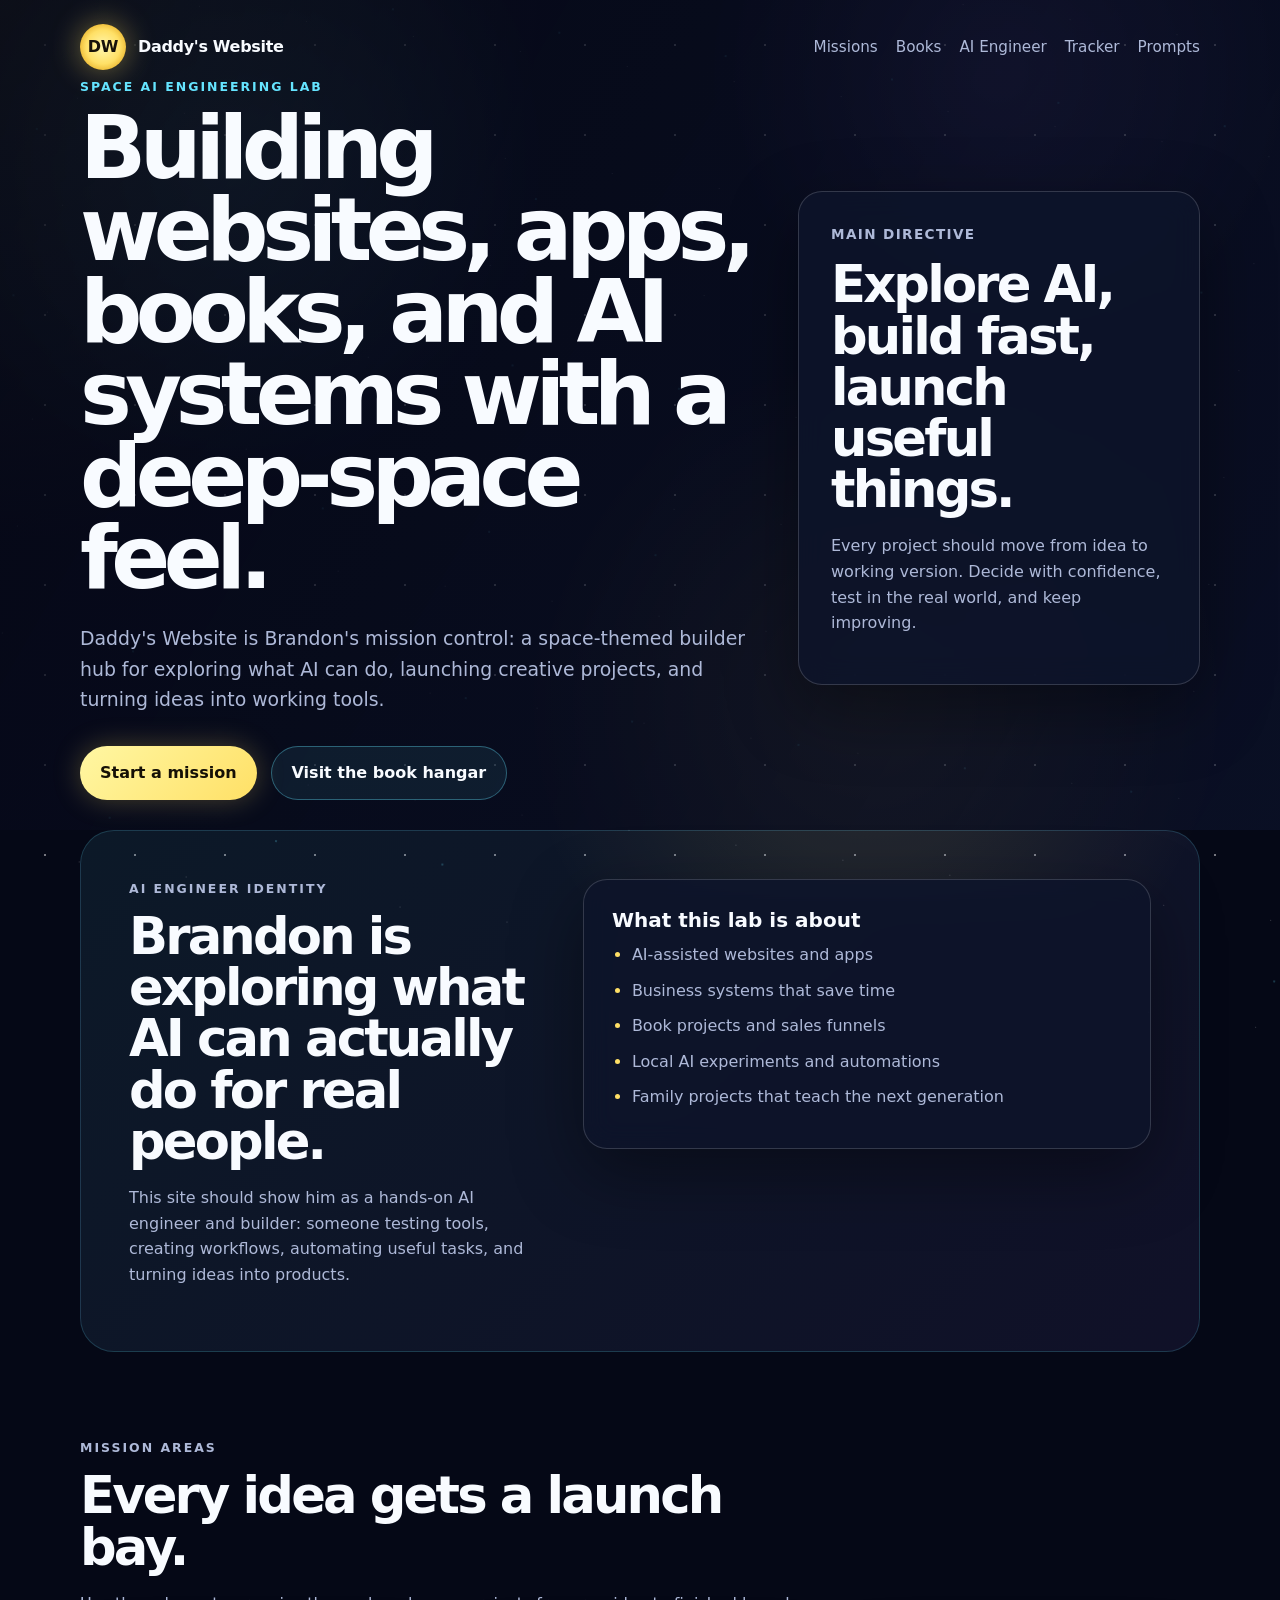
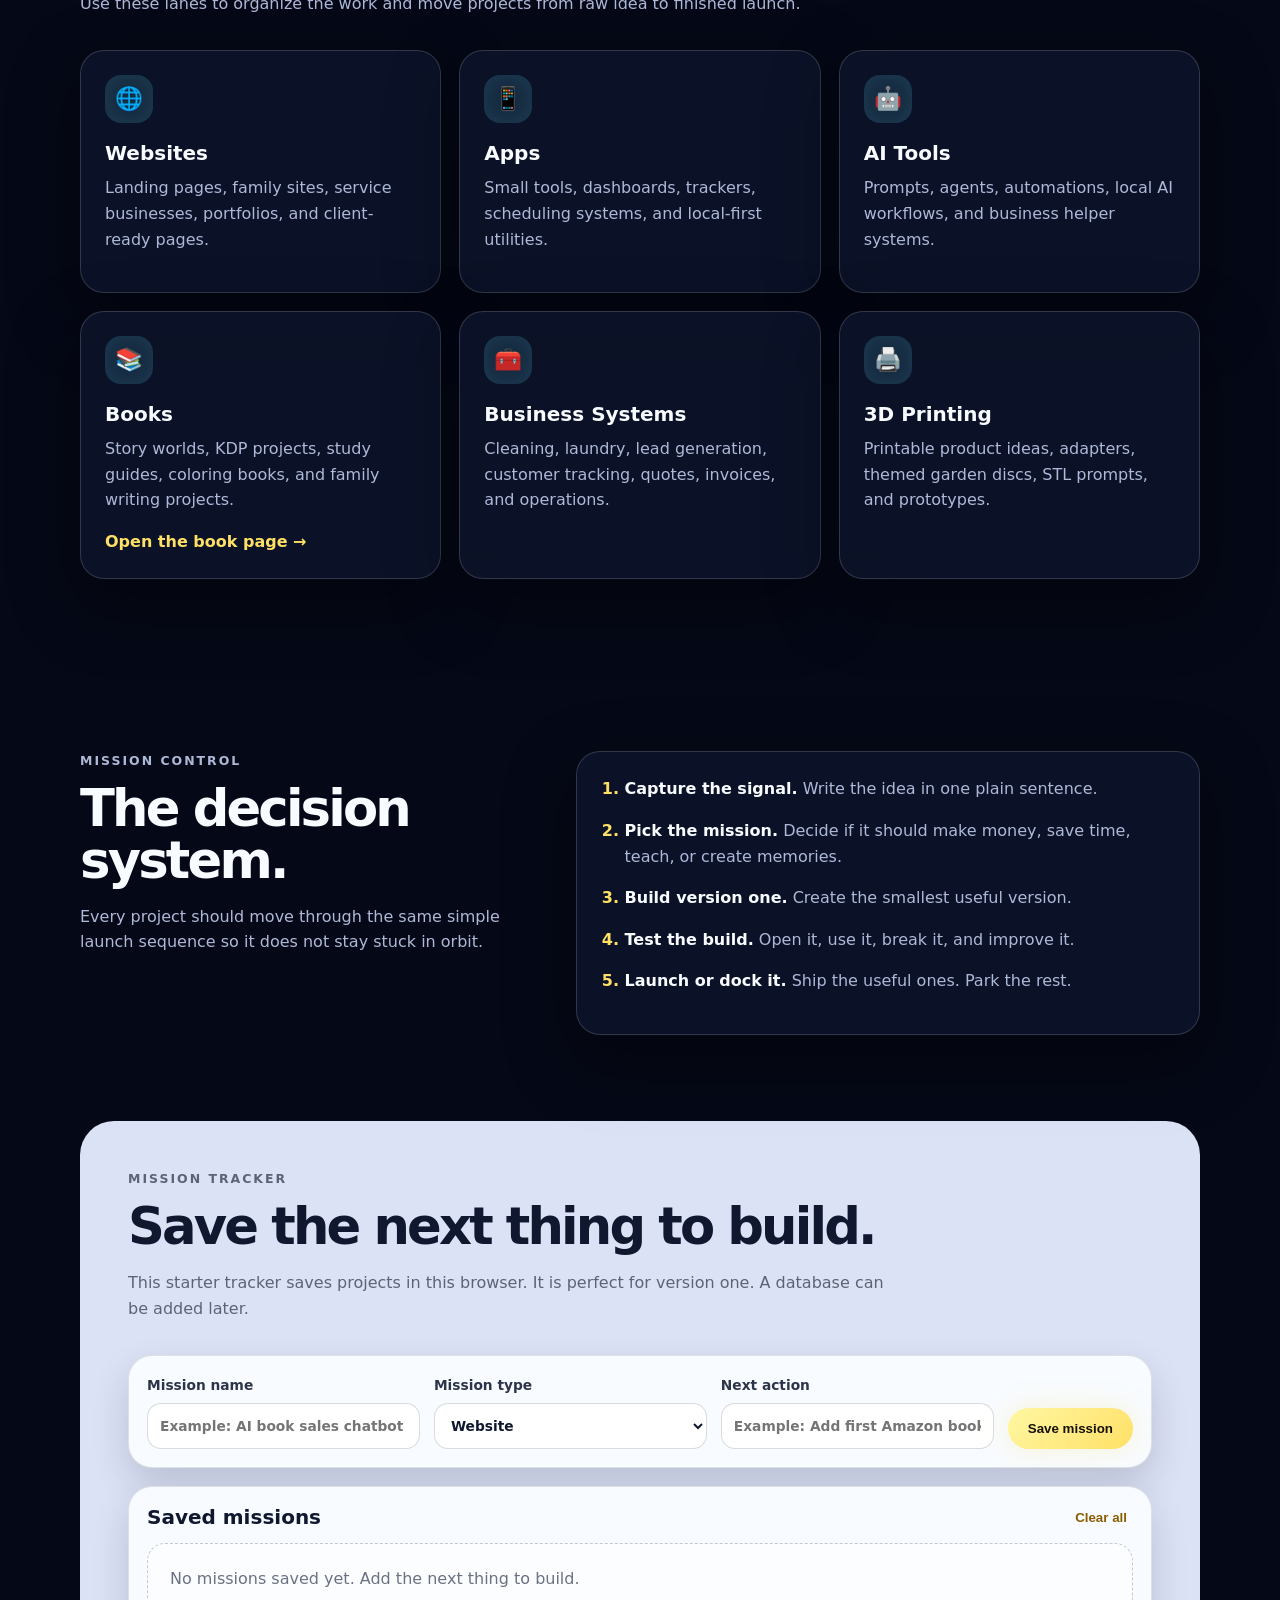
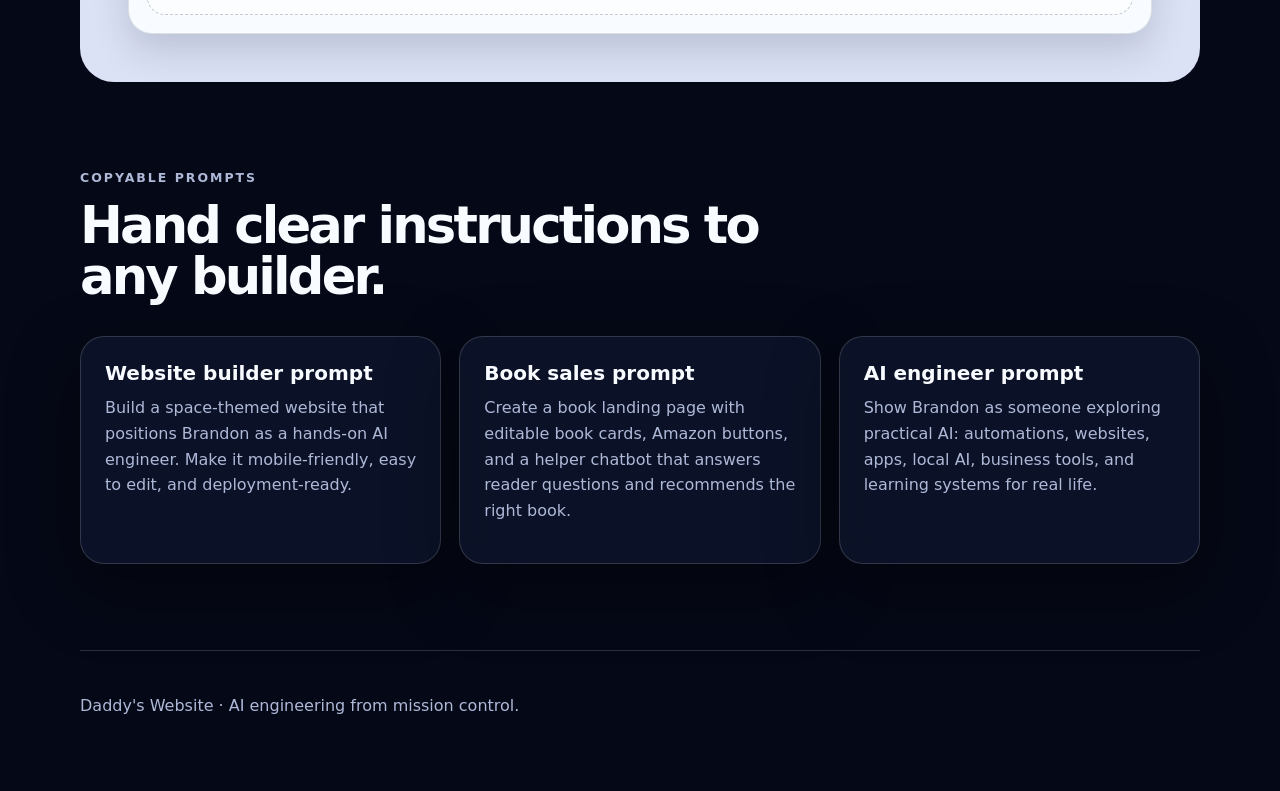
<file: index.html>
<!DOCTYPE html>
<html lang="en">
<head>
  <meta charset="UTF-8" />
  <meta name="viewport" content="width=device-width, initial-scale=1.0" />
  <title>Daddy's Website | Space AI Engineering Lab</title>
  <meta name="description" content="Daddy's Website is Brandon's space-themed AI engineering lab for websites, apps, books, AI tools, 3D prints, and business systems." />
  <link rel="stylesheet" href="styles.css" />
</head>
<body>
  <div class="stars" aria-hidden="true"></div>
  <header class="hero">
    <nav class="nav" aria-label="Main navigation">
      <a class="brand" href="index.html" aria-label="Daddy's Website home">
        <span class="brand-mark">DW</span>
        <span>Daddy's Website</span>
      </a>
      <div class="nav-links">
        <a href="index.html#projects">Missions</a>
        <a href="books.html">Books</a>
        <a href="index.html#ai-engineer">AI Engineer</a>
        <a href="index.html#tracker">Tracker</a>
        <a href="index.html#prompts">Prompts</a>
      </div>
    </nav>

    <section id="top" class="hero-grid">
      <div class="hero-copy">
        <p class="eyebrow">Space AI Engineering Lab</p>
        <h1>Building websites, apps, books, and AI systems with a deep-space feel.</h1>
        <p class="hero-text">Daddy's Website is Brandon's mission control: a space-themed builder hub for exploring what AI can do, launching creative projects, and turning ideas into working tools.</p>
        <div class="hero-actions">
          <a class="button primary" href="#tracker">Start a mission</a>
          <a class="button secondary" href="books.html">Visit the book hangar</a>
        </div>
      </div>
      <aside class="hero-panel" aria-label="Current build priority">
        <p class="panel-label">Main Directive</p>
        <h2>Explore AI, build fast, launch useful things.</h2>
        <p>Every project should move from idea to working version. Decide with confidence, test in the real world, and keep improving.</p>
      </aside>
    </section>
  </header>

  <main>
    <section class="section split feature-band" id="ai-engineer">
      <div>
        <p class="eyebrow">AI Engineer Identity</p>
        <h2>Brandon is exploring what AI can actually do for real people.</h2>
        <p>This site should show him as a hands-on AI engineer and builder: someone testing tools, creating workflows, automating useful tasks, and turning ideas into products.</p>
      </div>
      <div class="signal-card">
        <h3>What this lab is about</h3>
        <ul class="check-list">
          <li>AI-assisted websites and apps</li>
          <li>Business systems that save time</li>
          <li>Book projects and sales funnels</li>
          <li>Local AI experiments and automations</li>
          <li>Family projects that teach the next generation</li>
        </ul>
      </div>
    </section>

    <section class="section" id="projects">
      <div class="section-heading">
        <p class="eyebrow">Mission Areas</p>
        <h2>Every idea gets a launch bay.</h2>
        <p>Use these lanes to organize the work and move projects from raw idea to finished launch.</p>
      </div>

      <div class="card-grid">
        <article class="card"><span class="card-icon">🌐</span><h3>Websites</h3><p>Landing pages, family sites, service businesses, portfolios, and client-ready pages.</p></article>
        <article class="card"><span class="card-icon">📱</span><h3>Apps</h3><p>Small tools, dashboards, trackers, scheduling systems, and local-first utilities.</p></article>
        <article class="card"><span class="card-icon">🤖</span><h3>AI Tools</h3><p>Prompts, agents, automations, local AI workflows, and business helper systems.</p></article>
        <article class="card card-link"><span class="card-icon">📚</span><h3>Books</h3><p>Story worlds, KDP projects, study guides, coloring books, and family writing projects.</p><a href="books.html">Open the book page →</a></article>
        <article class="card"><span class="card-icon">🧰</span><h3>Business Systems</h3><p>Cleaning, laundry, lead generation, customer tracking, quotes, invoices, and operations.</p></article>
        <article class="card"><span class="card-icon">🖨️</span><h3>3D Printing</h3><p>Printable product ideas, adapters, themed garden discs, STL prompts, and prototypes.</p></article>
      </div>
    </section>

    <section class="section split" id="build-desk">
      <div><p class="eyebrow">Mission Control</p><h2>The decision system.</h2><p>Every project should move through the same simple launch sequence so it does not stay stuck in orbit.</p></div>
      <ol class="steps">
        <li><strong>Capture the signal.</strong> Write the idea in one plain sentence.</li>
        <li><strong>Pick the mission.</strong> Decide if it should make money, save time, teach, or create memories.</li>
        <li><strong>Build version one.</strong> Create the smallest useful version.</li>
        <li><strong>Test the build.</strong> Open it, use it, break it, and improve it.</li>
        <li><strong>Launch or dock it.</strong> Ship the useful ones. Park the rest.</li>
      </ol>
    </section>

    <section class="section tracker-section" id="tracker">
      <div class="section-heading"><p class="eyebrow">Mission Tracker</p><h2>Save the next thing to build.</h2><p>This starter tracker saves projects in this browser. It is perfect for version one. A database can be added later.</p></div>
      <form class="project-form" id="projectForm">
        <label>Mission name<input id="projectName" name="projectName" type="text" placeholder="Example: AI book sales chatbot" required /></label>
        <label>Mission type<select id="projectType" name="projectType"><option>Website</option><option>App</option><option>AI Tool</option><option>Book</option><option>Business System</option><option>3D Print</option><option>Family Project</option></select></label>
        <label>Next action<input id="projectAction" name="projectAction" type="text" placeholder="Example: Add first Amazon book link" required /></label>
        <button class="button primary" type="submit">Save mission</button>
      </form>
      <div class="saved-projects" aria-live="polite"><div class="saved-header"><h3>Saved missions</h3><button class="text-button" id="clearProjects" type="button">Clear all</button></div><div id="projectList" class="project-list"></div></div>
    </section>

    <section class="section" id="prompts">
      <div class="section-heading"><p class="eyebrow">Copyable Prompts</p><h2>Hand clear instructions to any builder.</h2></div>
      <div class="prompt-grid">
        <article class="prompt-card"><h3>Website builder prompt</h3><p>Build a space-themed website that positions Brandon as a hands-on AI engineer. Make it mobile-friendly, easy to edit, and deployment-ready.</p></article>
        <article class="prompt-card"><h3>Book sales prompt</h3><p>Create a book landing page with editable book cards, Amazon buttons, and a helper chatbot that answers reader questions and recommends the right book.</p></article>
        <article class="prompt-card"><h3>AI engineer prompt</h3><p>Show Brandon as someone exploring practical AI: automations, websites, apps, local AI, business tools, and learning systems for real life.</p></article>
      </div>
    </section>
  </main>

  <footer class="footer"><p>Daddy's Website · AI engineering from mission control.</p></footer>
  <script src="script.js"></script>
</body>
</html>
</file>
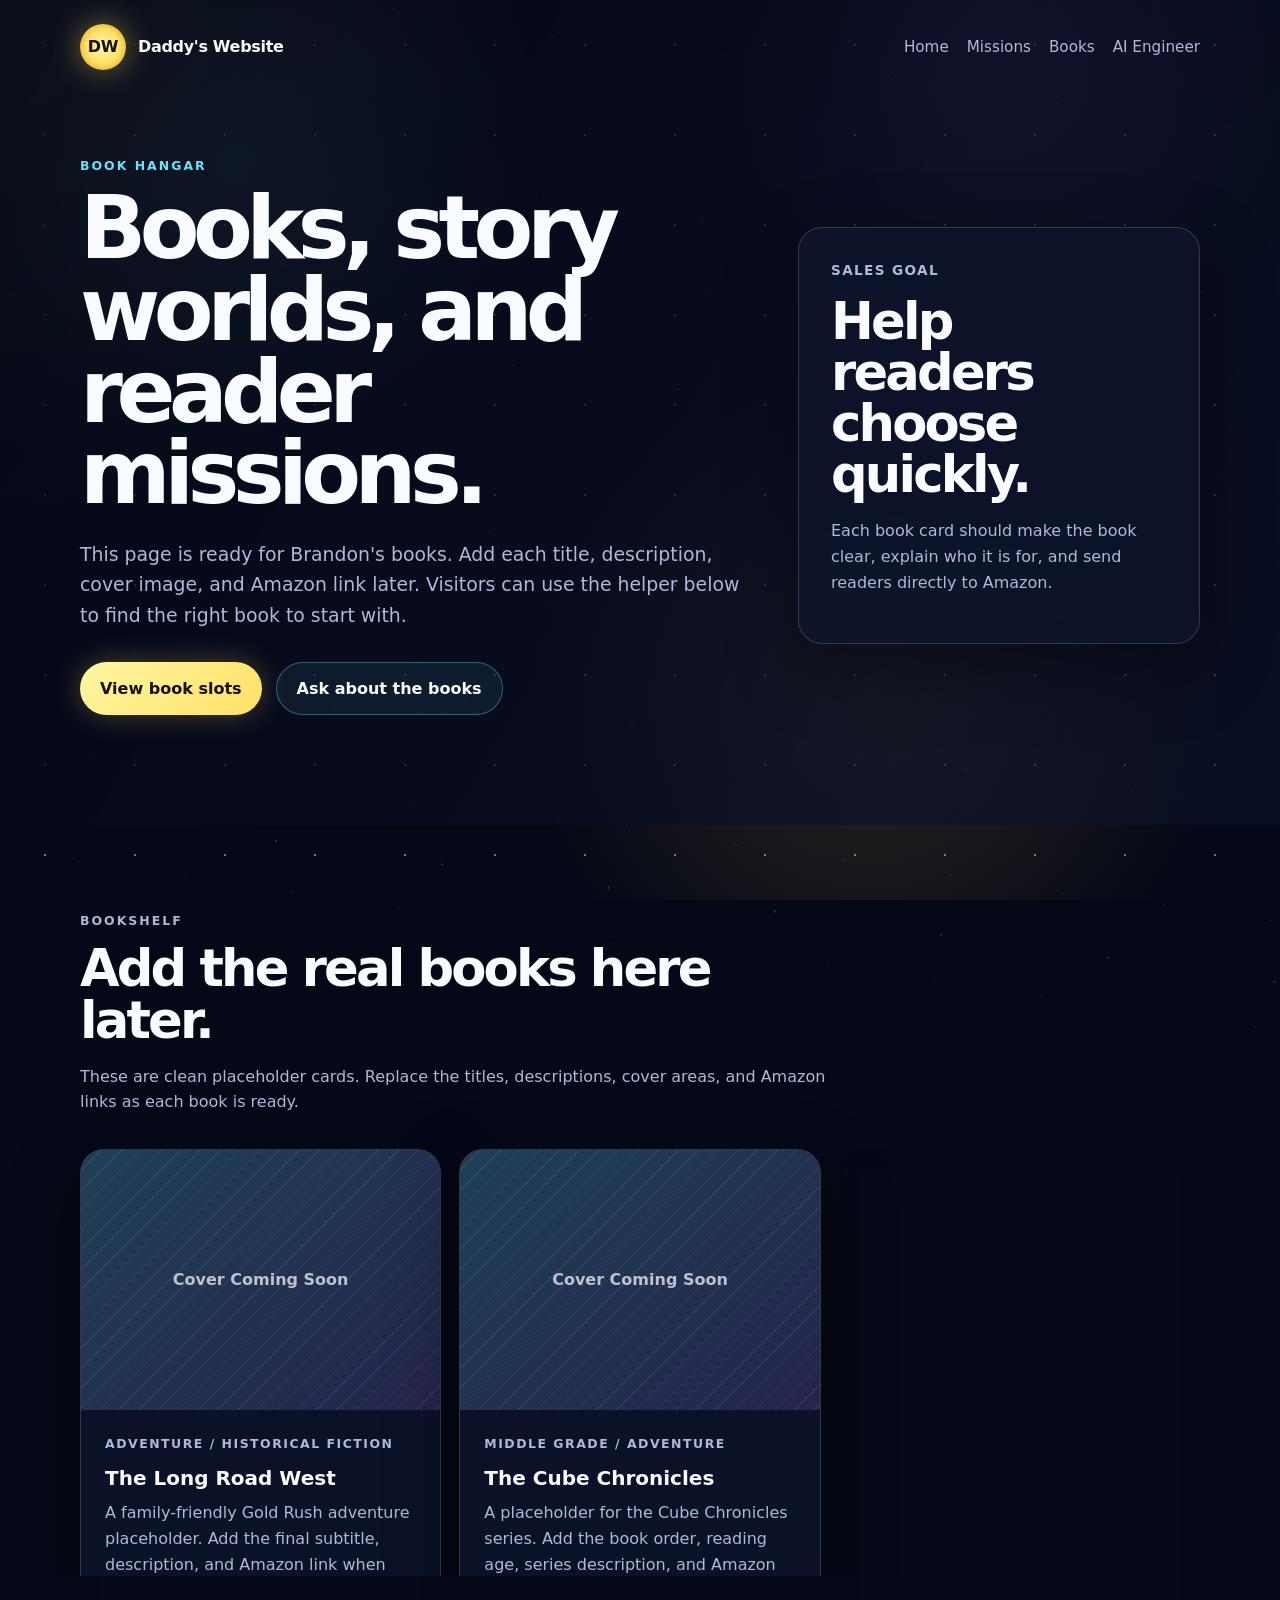
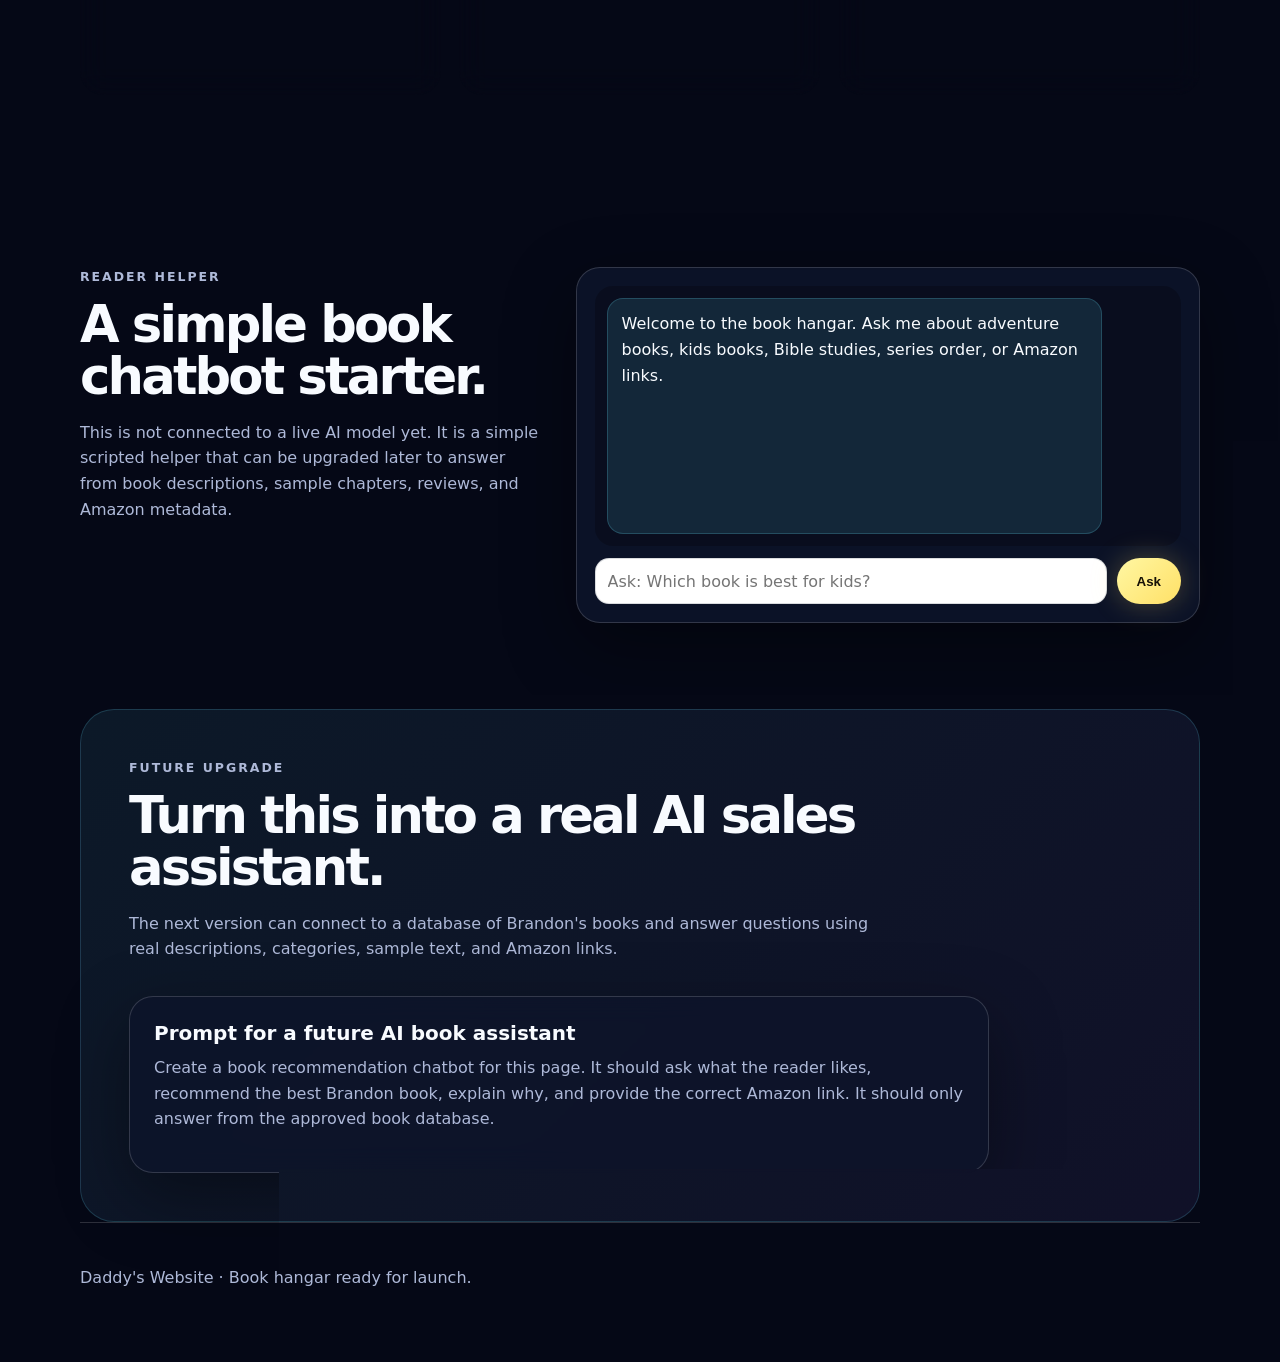
<file: books.html>
<!DOCTYPE html>
<html lang="en">
<head>
  <meta charset="UTF-8" />
  <meta name="viewport" content="width=device-width, initial-scale=1.0" />
  <title>Books | Daddy's Website</title>
  <meta name="description" content="Explore Brandon's books, story worlds, study guides, and future Amazon links." />
  <link rel="stylesheet" href="styles.css" />
</head>
<body>
  <div class="stars" aria-hidden="true"></div>
  <header class="sub-hero">
    <nav class="nav" aria-label="Main navigation">
      <a class="brand" href="index.html" aria-label="Daddy's Website home">
        <span class="brand-mark">DW</span>
        <span>Daddy's Website</span>
      </a>
      <div class="nav-links">
        <a href="index.html">Home</a>
        <a href="index.html#projects">Missions</a>
        <a href="books.html">Books</a>
        <a href="index.html#ai-engineer">AI Engineer</a>
      </div>
    </nav>

    <section class="section sub-hero-grid">
      <div>
        <p class="eyebrow">Book Hangar</p>
        <h1>Books, story worlds, and reader missions.</h1>
        <p class="hero-text">This page is ready for Brandon's books. Add each title, description, cover image, and Amazon link later. Visitors can use the helper below to find the right book to start with.</p>
        <div class="hero-actions">
          <a class="button primary" href="#book-list">View book slots</a>
          <a class="button secondary" href="#book-chat">Ask about the books</a>
        </div>
      </div>
      <aside class="hero-panel">
        <p class="panel-label">Sales Goal</p>
        <h2>Help readers choose quickly.</h2>
        <p>Each book card should make the book clear, explain who it is for, and send readers directly to Amazon.</p>
      </aside>
    </section>
  </header>

  <main>
    <section class="section" id="book-list">
      <div class="section-heading">
        <p class="eyebrow">Bookshelf</p>
        <h2>Add the real books here later.</h2>
        <p>These are clean placeholder cards. Replace the titles, descriptions, cover areas, and Amazon links as each book is ready.</p>
      </div>

      <div class="book-grid">
        <article class="book-card">
          <div class="book-cover placeholder-cover">Cover Coming Soon</div>
          <div class="book-info">
            <p class="book-type">Adventure / Historical Fiction</p>
            <h3>The Long Road West</h3>
            <p>A family-friendly Gold Rush adventure placeholder. Add the final subtitle, description, and Amazon link when ready.</p>
            <a class="button primary disabled" href="#" aria-disabled="true">Amazon link coming soon</a>
          </div>
        </article>

        <article class="book-card">
          <div class="book-cover placeholder-cover">Cover Coming Soon</div>
          <div class="book-info">
            <p class="book-type">Middle Grade / Adventure</p>
            <h3>The Cube Chronicles</h3>
            <p>A placeholder for the Cube Chronicles series. Add the book order, reading age, series description, and Amazon links later.</p>
            <a class="button primary disabled" href="#" aria-disabled="true">Amazon link coming soon</a>
          </div>
        </article>

        <article class="book-card">
          <div class="book-cover placeholder-cover">Cover Coming Soon</div>
          <div class="book-info">
            <p class="book-type">Bible Study / Nonfiction</p>
            <h3>Through the Fire</h3>
            <p>A placeholder for Bible study or devotional work. Add the edition details, audience, and purchase link when available.</p>
            <a class="button primary disabled" href="#" aria-disabled="true">Amazon link coming soon</a>
          </div>
        </article>
      </div>
    </section>

    <section class="section split" id="book-chat">
      <div>
        <p class="eyebrow">Reader Helper</p>
        <h2>A simple book chatbot starter.</h2>
        <p>This is not connected to a live AI model yet. It is a simple scripted helper that can be upgraded later to answer from book descriptions, sample chapters, reviews, and Amazon metadata.</p>
      </div>

      <div class="chat-panel">
        <div class="chat-window" id="chatWindow" aria-live="polite">
          <div class="chat-message bot">Welcome to the book hangar. Ask me about adventure books, kids books, Bible studies, series order, or Amazon links.</div>
        </div>
        <form class="chat-form" id="bookChatForm">
          <label class="sr-only" for="bookQuestion">Ask about the books</label>
          <input id="bookQuestion" type="text" placeholder="Ask: Which book is best for kids?" autocomplete="off" />
          <button class="button primary" type="submit">Ask</button>
        </form>
      </div>
    </section>

    <section class="section feature-band">
      <div class="section-heading">
        <p class="eyebrow">Future Upgrade</p>
        <h2>Turn this into a real AI sales assistant.</h2>
        <p>The next version can connect to a database of Brandon's books and answer questions using real descriptions, categories, sample text, and Amazon links.</p>
      </div>
      <div class="prompt-card wide-card">
        <h3>Prompt for a future AI book assistant</h3>
        <p>Create a book recommendation chatbot for this page. It should ask what the reader likes, recommend the best Brandon book, explain why, and provide the correct Amazon link. It should only answer from the approved book database.</p>
      </div>
    </section>
  </main>

  <footer class="footer">
    <p>Daddy's Website · Book hangar ready for launch.</p>
  </footer>

  <script src="book-chat.js"></script>
</body>
</html>
</file>
<file: styles.css>
:root {
  --bg: #050816;
  --bg-soft: rgba(13, 20, 43, 0.86);
  --panel: rgba(18, 28, 57, 0.82);
  --panel-light: rgba(229, 236, 255, 0.96);
  --text: #f8fbff;
  --muted: #aeb9d8;
  --ink: #10182f;
  --accent: #ffe066;
  --accent-dark: #c98700;
  --cyan: #65e4ff;
  --violet: #9b7cff;
  --line: rgba(255, 255, 255, 0.16);
  --shadow: 0 24px 70px rgba(0, 0, 0, 0.38);
}

* { box-sizing: border-box; }
html { scroll-behavior: smooth; }
body {
  margin: 0;
  font-family: Inter, ui-sans-serif, system-ui, -apple-system, BlinkMacSystemFont, "Segoe UI", sans-serif;
  background: var(--bg);
  color: var(--text);
  line-height: 1.6;
  overflow-x: hidden;
}

a { color: inherit; text-decoration: none; }

.stars {
  position: fixed;
  inset: 0;
  z-index: -2;
  background:
    radial-gradient(circle at 18% 18%, rgba(101, 228, 255, 0.2), transparent 20rem),
    radial-gradient(circle at 78% 8%, rgba(155, 124, 255, 0.18), transparent 18rem),
    radial-gradient(circle at 68% 78%, rgba(255, 224, 102, 0.14), transparent 22rem),
    #050816;
}

.stars::before,
.stars::after {
  content: "";
  position: absolute;
  inset: 0;
  background-image:
    radial-gradient(#ffffff 0.8px, transparent 0.8px),
    radial-gradient(#65e4ff 0.7px, transparent 0.7px);
  background-size: 90px 90px, 140px 140px;
  background-position: 0 0, 35px 45px;
  opacity: 0.45;
}

.stars::after {
  transform: rotate(8deg) scale(1.2);
  opacity: 0.22;
}

.hero,
.sub-hero {
  padding: 24px;
  background:
    linear-gradient(120deg, rgba(5, 8, 22, 0.82), rgba(14, 20, 45, 0.62)),
    radial-gradient(circle at top left, rgba(255, 224, 102, 0.16), transparent 34rem);
}

.hero { min-height: 92vh; }
.sub-hero { min-height: 64vh; }

.nav {
  width: min(1120px, 100%);
  margin: 0 auto;
  display: flex;
  align-items: center;
  justify-content: space-between;
  gap: 24px;
}

.brand {
  display: inline-flex;
  align-items: center;
  gap: 12px;
  font-weight: 900;
  letter-spacing: -0.02em;
}

.brand-mark {
  display: grid;
  place-items: center;
  width: 46px;
  height: 46px;
  border-radius: 50%;
  color: #17120a;
  background: radial-gradient(circle, #fff7b0 0%, var(--accent) 52%, #d89000 100%);
  box-shadow: 0 0 30px rgba(255, 224, 102, 0.44);
}

.nav-links {
  display: flex;
  flex-wrap: wrap;
  gap: 18px;
  color: var(--muted);
  font-size: 0.95rem;
}
.nav-links a:hover { color: var(--cyan); }

.hero-grid,
.sub-hero-grid {
  width: min(1120px, 100%);
  margin: 0 auto;
  display: grid;
  grid-template-columns: minmax(0, 1.25fr) minmax(280px, 0.75fr);
  gap: 48px;
  align-items: center;
}
.hero-grid { min-height: calc(92vh - 92px); }
.sub-hero-grid { padding-top: 70px; padding-bottom: 70px; }

.eyebrow {
  margin: 0 0 12px;
  color: var(--cyan);
  font-weight: 900;
  text-transform: uppercase;
  letter-spacing: 0.16em;
  font-size: 0.78rem;
}

h1, h2, h3, p { margin-top: 0; }
h1 {
  max-width: 880px;
  font-size: clamp(2.55rem, 6.8vw, 5.8rem);
  line-height: 0.94;
  letter-spacing: -0.075em;
  margin-bottom: 24px;
}
h2 {
  font-size: clamp(2rem, 4vw, 3.25rem);
  line-height: 1;
  letter-spacing: -0.055em;
  margin-bottom: 18px;
}
h3 { font-size: 1.25rem; line-height: 1.2; margin-bottom: 10px; }

.hero-text,
.section-heading p,
.split p,
.card p,
.prompt-card p,
.hero-panel p,
.book-card p,
.signal-card li { color: var(--muted); }
.hero-text { max-width: 680px; font-size: 1.18rem; }

.hero-actions { display: flex; flex-wrap: wrap; gap: 14px; margin-top: 32px; }
.button {
  border: 0;
  border-radius: 999px;
  padding: 13px 20px;
  font-weight: 900;
  cursor: pointer;
  transition: transform 160ms ease, box-shadow 160ms ease, background 160ms ease, opacity 160ms ease;
  display: inline-flex;
  justify-content: center;
  align-items: center;
}
.button:hover { transform: translateY(-2px); }
.button.primary {
  color: #151006;
  background: linear-gradient(135deg, #fff7a3, var(--accent));
  box-shadow: 0 0 28px rgba(255, 224, 102, 0.26);
}
.button.primary:hover { background: #fff7a3; }
.button.secondary {
  border: 1px solid rgba(101, 228, 255, 0.35);
  color: var(--text);
  background: rgba(101, 228, 255, 0.08);
}
.button.disabled { opacity: 0.72; pointer-events: none; }

.hero-panel,
.signal-card,
.card,
.prompt-card,
.saved-projects,
.project-form,
.steps,
.book-card,
.chat-panel {
  border: 1px solid var(--line);
  border-radius: 24px;
  background: var(--bg-soft);
  box-shadow: var(--shadow);
  backdrop-filter: blur(14px);
}
.hero-panel { padding: 32px; }
.panel-label {
  color: var(--accent);
  font-size: 0.85rem;
  font-weight: 900;
  text-transform: uppercase;
  letter-spacing: 0.1em;
}

.section {
  width: min(1120px, calc(100% - 32px));
  margin: 0 auto;
  padding: 86px 0;
}
.section-heading { max-width: 760px; margin-bottom: 34px; }

.feature-band {
  border: 1px solid rgba(101, 228, 255, 0.18);
  border-radius: 34px;
  padding: 48px;
  background: linear-gradient(135deg, rgba(101, 228, 255, 0.08), rgba(155, 124, 255, 0.08));
}
.signal-card { padding: 28px; }
.check-list { margin: 0; padding-left: 20px; }
.check-list li { margin-bottom: 10px; }
.check-list li::marker { color: var(--accent); }

.card-grid,
.prompt-grid,
.book-grid {
  display: grid;
  grid-template-columns: repeat(3, minmax(0, 1fr));
  gap: 18px;
}
.card,
.prompt-card { padding: 24px; }
.card-icon {
  display: inline-grid;
  place-items: center;
  width: 48px;
  height: 48px;
  margin-bottom: 18px;
  border-radius: 16px;
  background: rgba(101, 228, 255, 0.12);
  box-shadow: inset 0 0 18px rgba(101, 228, 255, 0.1);
  font-size: 1.4rem;
}
.card-link a { color: var(--accent); font-weight: 900; }

.split {
  display: grid;
  grid-template-columns: 0.85fr 1.15fr;
  gap: 34px;
  align-items: start;
}
.steps { margin: 0; padding: 24px 24px 24px 48px; }
.steps li { margin-bottom: 16px; color: var(--muted); }
.steps li::marker { color: var(--accent); font-weight: 900; }
.steps strong { color: var(--text); }

.tracker-section {
  border-radius: 34px;
  padding: 48px;
  background: var(--panel-light);
  color: var(--ink);
}
.tracker-section .eyebrow { color: var(--accent-dark); }
.tracker-section .section-heading p { color: #5b6475; }
.project-form {
  display: grid;
  grid-template-columns: repeat(3, minmax(0, 1fr)) auto;
  gap: 14px;
  align-items: end;
  padding: 18px;
  background: #f8fbff;
  border-color: rgba(23, 32, 51, 0.12);
  box-shadow: 0 16px 36px rgba(16, 24, 47, 0.16);
  backdrop-filter: none;
}
label { display: grid; gap: 7px; color: #2c3448; font-size: 0.86rem; font-weight: 800; }
input, select {
  width: 100%;
  min-height: 46px;
  border: 1px solid rgba(23, 32, 51, 0.16);
  border-radius: 14px;
  padding: 0 12px;
  color: var(--ink);
  background: white;
  font: inherit;
}
.saved-projects {
  margin-top: 18px;
  padding: 18px;
  background: #f8fbff;
  border-color: rgba(23, 32, 51, 0.12);
  color: var(--ink);
  box-shadow: 0 16px 36px rgba(16, 24, 47, 0.16);
  backdrop-filter: none;
}
.saved-header { display: flex; align-items: center; justify-content: space-between; gap: 12px; margin-bottom: 14px; }
.saved-header h3 { margin-bottom: 0; }
.text-button { border: 0; color: #8b5e00; background: transparent; font-weight: 900; cursor: pointer; }
.project-list { display: grid; gap: 12px; }
.project-item { display: grid; gap: 4px; padding: 16px; border-radius: 18px; background: white; border: 1px solid rgba(23, 32, 51, 0.1); }
.project-meta { color: #6a7283; font-size: 0.88rem; font-weight: 800; }
.empty-state { padding: 22px; border: 1px dashed rgba(23, 32, 51, 0.24); border-radius: 18px; color: #6a7283; background: rgba(255, 255, 255, 0.58); }

.book-card { overflow: hidden; }
.book-cover {
  min-height: 260px;
  display: grid;
  place-items: center;
  color: rgba(255, 255, 255, 0.7);
  font-weight: 900;
  text-align: center;
  padding: 24px;
}
.placeholder-cover {
  background:
    linear-gradient(145deg, rgba(101, 228, 255, 0.22), rgba(155, 124, 255, 0.18)),
    repeating-linear-gradient(135deg, rgba(255,255,255,0.08) 0 1px, transparent 1px 14px);
}
.book-info { padding: 24px; }
.book-type { color: var(--cyan); font-size: 0.78rem; font-weight: 900; text-transform: uppercase; letter-spacing: 0.12em; }
.wide-card { max-width: 860px; }

.chat-panel { padding: 18px; }
.chat-window {
  display: grid;
  gap: 12px;
  min-height: 260px;
  max-height: 380px;
  overflow-y: auto;
  padding: 12px;
  border-radius: 18px;
  background: rgba(0, 0, 0, 0.22);
}
.chat-message {
  width: fit-content;
  max-width: 88%;
  padding: 12px 14px;
  border-radius: 16px;
  color: var(--text);
}
.chat-message.bot { background: rgba(101, 228, 255, 0.12); border: 1px solid rgba(101, 228, 255, 0.2); }
.chat-message.user { justify-self: end; background: rgba(255, 224, 102, 0.16); border: 1px solid rgba(255, 224, 102, 0.24); }
.chat-form { display: grid; grid-template-columns: 1fr auto; gap: 10px; margin-top: 12px; }
.sr-only { position: absolute; width: 1px; height: 1px; padding: 0; margin: -1px; overflow: hidden; clip: rect(0, 0, 0, 0); white-space: nowrap; border: 0; }

.footer {
  width: min(1120px, calc(100% - 32px));
  margin: 0 auto;
  padding: 42px 0 56px;
  color: var(--muted);
  border-top: 1px solid var(--line);
}

@media (max-width: 900px) {
  .nav { align-items: flex-start; flex-direction: column; }
  .hero-grid, .sub-hero-grid, .split, .project-form { grid-template-columns: 1fr; }
  .card-grid, .prompt-grid, .book-grid { grid-template-columns: repeat(2, minmax(0, 1fr)); }
  .tracker-section, .feature-band { padding: 32px 18px; }
}

@media (max-width: 620px) {
  .hero, .sub-hero { padding: 18px; }
  .card-grid, .prompt-grid, .book-grid { grid-template-columns: 1fr; }
  .section { padding: 58px 0; }
  .saved-header { align-items: flex-start; flex-direction: column; }
  .chat-form { grid-template-columns: 1fr; }
}
</file>
